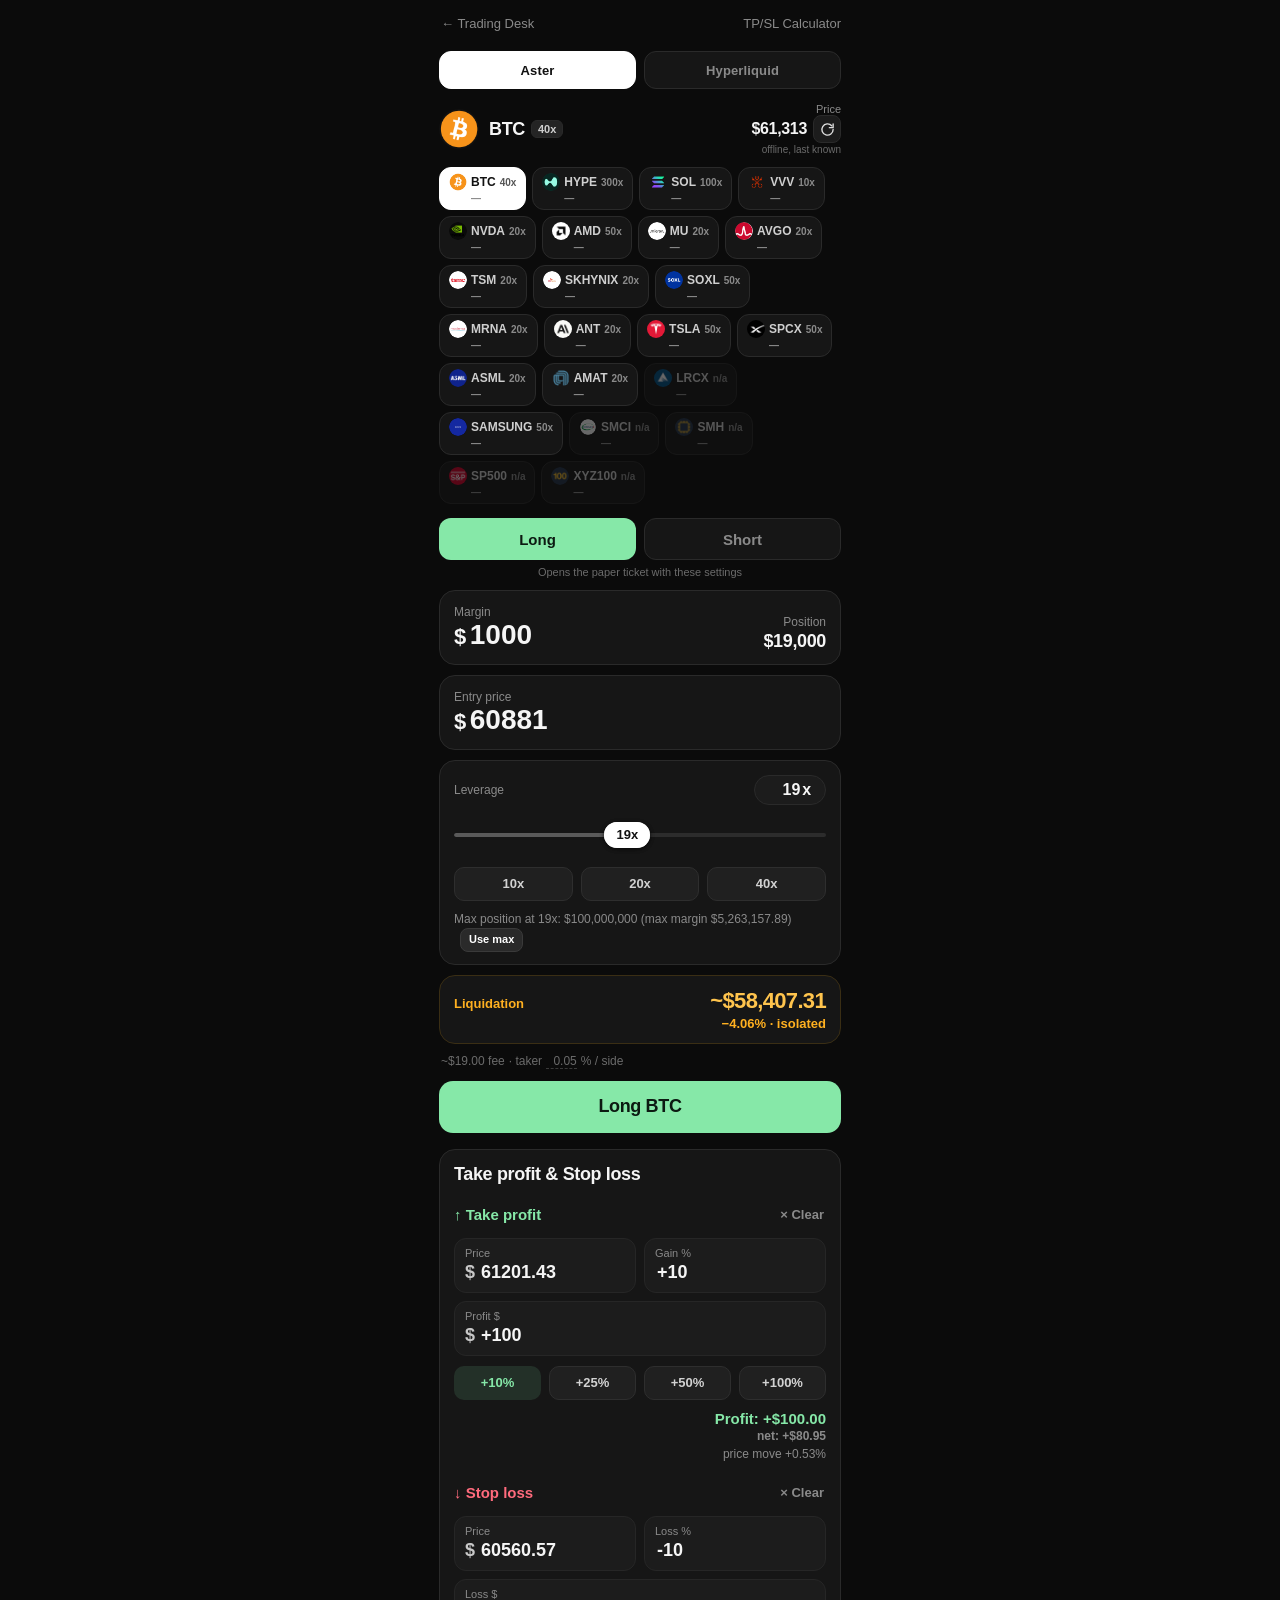
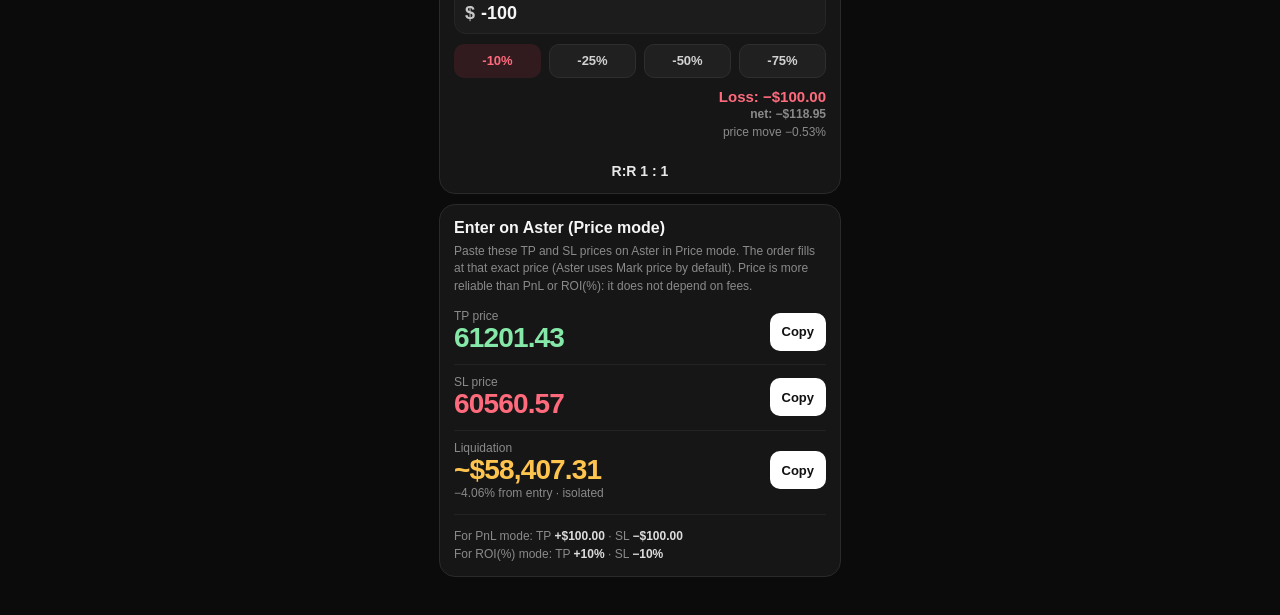
<file: calc/classic.html>
<!doctype html>
<html lang="en">
<head>
  <meta charset="UTF-8" />
  <meta name="viewport" content="width=device-width, initial-scale=1, viewport-fit=cover" />
  <meta name="theme-color" content="#0b0b0b" />
  <title>TP/SL Calculator</title>
  <link rel="icon" href="data:image/svg+xml,%3Csvg xmlns='http://www.w3.org/2000/svg' viewBox='0 0 32 32'%3E%3Cpolygon points='16,2 30,16 16,30 2,16' fill='%2386e8a8'/%3E%3Ccircle cx='16' cy='16' r='5' fill='%2305070d'/%3E%3C/svg%3E">
  <style>

    :root {
      color-scheme: dark;
      --bg: #0b0b0b;
      --card: #161616;
      --card-2: #1c1c1c;
      --line: #2a2a2a;
      --text: #f5f5f5;
      --muted: #8a8a8a;
      --muted-2: #6b6b6b;
      --green: #86e8a8;
      --green-text: #86e8a8;
      --green-dim: rgba(134, 232, 168, .12);
      --red: #f6465d;
      --red-text: #ff6b7d;
      --red-dim: rgba(246, 70, 93, .12);
      --btn-text: #0c1a12;
      --r: 16px;
      --safe-t: env(safe-area-inset-top);
      --safe-b: env(safe-area-inset-bottom);
    }
    * { box-sizing: border-box; }
    * {
      scrollbar-width: thin;
      scrollbar-color: rgba(255,255,255,0.12) transparent;
    }
    *::-webkit-scrollbar { width: 6px; height: 6px; }
    *::-webkit-scrollbar-track { background: transparent; }
    *::-webkit-scrollbar-thumb {
      background-color: rgba(255,255,255,0.12);
      border-radius: 999px;
    }
    *::-webkit-scrollbar-thumb:hover { background-color: rgba(255,255,255,0.22); }
    *::-webkit-scrollbar-button { display: none; width: 0; height: 0; }
    *::-webkit-scrollbar-corner { background: transparent; }
    html, body { margin: 0; padding: 0; background: var(--bg); color: var(--text); }
    body {
      font-family: -apple-system, BlinkMacSystemFont, "Segoe UI", Inter, Roboto, Helvetica, Arial, sans-serif;
      -webkit-font-smoothing: antialiased;
      min-height: 100dvh;
    }
    button, input { font: inherit; color: inherit; }
    button { cursor: pointer; border: 0; background: none; }
    input {
      background: transparent;
      border: 0;
      outline: none;
      width: 100%;
      min-width: 0;
      font-variant-numeric: tabular-nums;
    }
    /* iOS zoom guard */
    input[type="text"], input[type="number"], input[type="search"] { font-size: 16px; }
    input::-webkit-outer-spin-button,
    input::-webkit-inner-spin-button { -webkit-appearance: none; margin: 0; }
    input[type="number"] { -moz-appearance: textfield; appearance: textfield; }

    .page {
      width: 100%;
      max-width: 430px;
      margin: 0 auto;
      padding: calc(10px + var(--safe-t)) 14px calc(28px + var(--safe-b));
    }

    .topbar {
      display: flex;
      align-items: center;
      justify-content: space-between;
      margin-bottom: 14px;
    }
    .back {
      color: var(--muted);
      text-decoration: none;
      font-size: 13px;
      padding: 6px 2px;
    }
    .back:hover { color: var(--text); }
    .top-title { font-size: 13px; color: var(--muted); }

    .head {
      display: flex;
      align-items: center;
      gap: 10px;
      margin-bottom: 14px;
    }
    .coin-icon {
      width: 40px;
      height: 40px;
      border-radius: 50%;
      display: grid;
      place-items: center;
      background: linear-gradient(180deg, #f5a623, #c47a00);
      color: #fff;
      font-weight: 800;
      font-size: 18px;
      flex-shrink: 0;
    }
    .coin-icon.alt { background: linear-gradient(180deg, #5b8def, #2f5fd0); font-size: 13px; }
    .pair-name { display: flex; align-items: center; gap: 6px; min-width: 0; }
    .coin-name {
      font-weight: 700;
      font-size: 18px;
      letter-spacing: -0.02em;
    }
    .badge {
      font-size: 11px;
      font-weight: 700;
      color: #cfcfcf;
      background: #242424;
      border: 1px solid var(--line);
      border-radius: 6px;
      padding: 2px 6px;
      white-space: nowrap;
    }
    .head-price { margin-left: auto; text-align: right; }
    .head-price .lbl { display: block; font-size: 11px; color: var(--muted); }
    .head-price-row { display: flex; align-items: center; justify-content: flex-end; gap: 6px; }
    .head-price .val { font-size: 16px; font-weight: 700; letter-spacing: -0.02em; }
    .head-price .note { display: block; font-size: 10px; color: var(--muted-2); margin-top: 1px; }
    .refresh {
      width: 28px;
      height: 28px;
      border-radius: 8px;
      background: #1c1c1c;
      border: 1px solid var(--line);
      color: #ddd;
      display: grid;
      place-items: center;
      flex-shrink: 0;
      padding: 0;
    }
    .refresh:hover { background: #262626; color: #fff; }
    .refresh svg { width: 15px; height: 15px; display: block; }
    .refresh.spin svg { animation: spin .7s linear infinite; }
    @keyframes spin { to { transform: rotate(360deg); } }

    .coin-bar {
      display: flex;
      flex-wrap: wrap;
      gap: 6px;
      margin: -2px 0 14px;
    }
    .coin-bar button {
      height: auto;
      min-height: 32px;
      padding: 5px 9px 4px;
      border-radius: 12px;
      background: var(--card);
      border: 1px solid var(--line);
      color: #cfcfcf;
      font-size: 12px;
      font-weight: 700;
      display: inline-flex;
      flex-direction: column;
      align-items: flex-start;
      gap: 2px;
    }
    .coin-bar button .row1 {
      display: inline-flex;
      align-items: center;
      gap: 4px;
    }
    .coin-bar button .row2 {
      display: inline-flex;
      align-items: baseline;
      gap: 6px;
      padding-left: 22px;
      font-size: 10px;
      font-weight: 700;
      line-height: 1.2;
    }
    .coin-bar button .mx { font-size: 10px; font-weight: 650; color: var(--muted); }
    .coin-bar button .chg.up { color: var(--green-text); }
    .coin-bar button .chg.dn { color: var(--red-text); }
    .coin-bar button .chg.flat { color: var(--muted); }
    .coin-bar button .px { font-size: 10px; font-weight: 650; color: var(--muted-2); }
    .coin-bar button.on { background: #fff; color: #111; border-color: #fff; }
    .coin-bar button.on .mx { color: #555; }
    .coin-bar button.on .chg.up { color: #0f8a45; }
    .coin-bar button.on .chg.dn { color: #d13b4c; }
    .coin-bar button.on .px { color: #666; }
    .sides-hint {
      text-align: center;
      font-size: 11px;
      color: var(--muted-2);
      margin: -6px 0 12px;
    }

    .platforms {
      display: grid;
      grid-template-columns: 1fr 1fr;
      gap: 8px;
      margin-bottom: 14px;
    }
    .platforms button {
      height: 38px;
      border-radius: 12px;
      background: var(--card);
      border: 1px solid var(--line);
      color: var(--muted);
      font-weight: 700;
      font-size: 13px;
      letter-spacing: 0.01em;
    }
    .platforms button.on { background: #fff; color: #111; border-color: #fff; }
    .coin-icon { overflow: hidden; padding: 0; background: #111; }
    .coin-icon img { width: 100%; height: 100%; object-fit: cover; display: block; }
    .coin-bar button img.lg {
      width: 18px; height: 18px; border-radius: 50%; display: block; flex-shrink: 0;
    }
    .coin-bar button.off { opacity: 0.38; cursor: not-allowed; }
    .coin-bar button .na { font-size: 9px; font-weight: 650; color: var(--muted); }

    .sides {
      display: grid;
      grid-template-columns: 1fr 1fr;
      gap: 8px;
      margin-bottom: 12px;
    }
    .sides button {
      height: 42px;
      border-radius: 12px;
      background: var(--card);
      border: 1px solid var(--line);
      color: var(--muted);
      font-weight: 700;
      font-size: 15px;
    }
    .sides button.on-long { background: var(--green); color: var(--btn-text); border-color: transparent; }
    .sides button.on-short { background: var(--red); color: #fff; border-color: transparent; }

    .card {
      background: var(--card);
      border: 1px solid var(--line);
      border-radius: var(--r);
      padding: 14px 14px 12px;
      margin-bottom: 10px;
    }
    .lbl {
      font-size: 12px;
      color: var(--muted);
      font-weight: 500;
    }
    .split {
      display: flex;
      align-items: flex-end;
      justify-content: space-between;
      gap: 12px;
    }
    .money {
      display: flex;
      align-items: baseline;
      gap: 2px;
      font-weight: 800;
      letter-spacing: -0.03em;
    }
    .money .cur { font-size: 22px; color: var(--text); }
    .money input { font-size: 28px; font-weight: 800; line-height: 1.1; }
    .pos { text-align: right; }
    .pos .val { font-size: 18px; font-weight: 800; margin-top: 2px; letter-spacing: -0.02em; }

    .entry .money input { font-size: 28px; }

    .lev-head {
      display: flex;
      align-items: center;
      justify-content: space-between;
      margin-bottom: 8px;
    }
    .lev-edit {
      display: flex;
      align-items: center;
      background: var(--card-2);
      border: 1px solid var(--line);
      border-radius: 999px;
      padding: 4px 10px;
      font-weight: 800;
      min-width: 72px;
    }
    .lev-edit input {
      width: 4.2ch;
      text-align: right;
      font-weight: 800;
      font-size: 16px;
    }

    .slider-wrap {
      position: relative;
      height: 44px;
      margin: 4px 0 2px;
    }
    .slider-wrap input[type="range"] {
      -webkit-appearance: none;
      appearance: none;
      width: 100%;
      height: 44px;
      background: transparent;
      margin: 0;
      position: relative;
      z-index: 2;
    }
    .slider-track {
      position: absolute;
      left: 0; right: 0;
      top: 50%;
      height: 4px;
      border-radius: 99px;
      background: #2c2c2c;
      transform: translateY(-50%);
      z-index: 0;
      pointer-events: none;
      overflow: hidden;
    }
    .slider-fill {
      height: 100%;
      width: 0;
      background: #5a5a5a;
      border-radius: 99px;
    }
    input[type="range"]::-webkit-slider-thumb {
      -webkit-appearance: none;
      appearance: none;
      width: 46px;
      height: 26px;
      border-radius: 999px;
      background: #fff;
      box-shadow: 0 1px 4px rgba(0,0,0,.4);
      cursor: pointer;
      border: 0;
    }
    input[type="range"]::-moz-range-thumb {
      width: 46px;
      height: 26px;
      border-radius: 999px;
      background: #fff;
      border: 0;
      box-shadow: 0 1px 4px rgba(0,0,0,.4);
      cursor: pointer;
    }
    input[type="range"]::-moz-range-track { background: transparent; height: 4px; border: 0; }
    .lev-bubble {
      position: absolute;
      top: 50%;
      transform: translate(-50%, -50%);
      height: 26px;
      min-width: 46px;
      padding: 0 8px;
      border-radius: 999px;
      background: #fff;
      color: #111;
      font-weight: 800;
      font-size: 13px;
      display: flex;
      align-items: center;
      justify-content: center;
      pointer-events: none;
      z-index: 3;
      box-shadow: 0 1px 4px rgba(0,0,0,.4);
    }

    .chips { display: flex; gap: 8px; margin-top: 10px; }
    .chips button {
      flex: 1;
      height: 34px;
      border-radius: 10px;
      background: #202020;
      border: 1px solid #2e2e2e;
      color: #d2d2d2;
      font-size: 13px;
      font-weight: 650;
    }
    .chips button.on { background: #2a2a2a; color: #fff; border-color: #3a3a3a; }
    .chips.green button.on { background: var(--green-dim); color: var(--green-text); border-color: transparent; }
    .chips.red button.on { background: var(--red-dim); color: var(--red-text); border-color: transparent; }

    .liq-card {
      background: var(--card);
      border: 1px solid #3a2e14;
      border-radius: var(--r);
      padding: 12px 14px;
      margin: 0 0 10px;
      display: flex;
      align-items: baseline;
      justify-content: space-between;
      gap: 10px;
    }
    .liq-card .liq-k {
      font-size: 13px;
      font-weight: 700;
      color: #ffb020;
      flex-shrink: 0;
    }
    .liq-vals {
      text-align: right;
      min-width: 0;
    }
    .liq-v {
      font-size: 22px;
      font-weight: 800;
      color: #ffc44d;
      letter-spacing: -0.03em;
      font-variant-numeric: tabular-nums;
    }
    .liq-p {
      display: block;
      font-size: 13px;
      font-weight: 700;
      color: #ffb020;
      margin-top: 2px;
    }
    .fee-edit {
      padding: 0 2px 12px;
      display: flex;
      align-items: center;
      gap: 4px;
      color: var(--muted-2);
      font-size: 12px;
      flex-wrap: wrap;
    }
    .fee-edit input {
      width: 4.6ch;
      text-align: right;
      border-bottom: 1px dashed #3a3a3a;
      font-size: 12px;
      padding: 0;
    }

    #marginCard.over .money input,
    #marginCard.flash-max .money input { color: var(--red); }
    #marginCard.over,
    #marginCard.flash-max { border-color: var(--red); }
    #marginCard.flash-max { animation: flashMax .85s ease; }
    @keyframes flashMax {
      0%, 100% { box-shadow: 0 0 0 0 rgba(246, 70, 93, 0); }
      35% { box-shadow: 0 0 0 2px rgba(246, 70, 93, .75); }
    }
    .max-note {
      display: none;
      margin-top: 8px;
      font-size: 12px;
      font-weight: 700;
      color: var(--red-text);
    }
    .max-note.show { display: block; }
    .max-line {
      margin-top: 10px;
      font-size: 12px;
      color: var(--muted);
      line-height: 1.45;
      font-weight: 500;
    }
    .max-line.warn { color: var(--red-text); font-weight: 700; }
    .max-line .mm { color: inherit; }
    .max-line .use-max {
      margin-left: 6px;
      font-size: 11px;
      font-weight: 700;
      color: #fff;
      background: #2a2a2a;
      border: 1px solid #3a3a3a;
      border-radius: 8px;
      padding: 2px 8px;
      height: 24px;
      vertical-align: middle;
    }
    .max-line .use-max:hover { background: #333; }

    .cta {
      width: 100%;
      height: 52px;
      border-radius: 14px;
      font-size: 18px;
      font-weight: 800;
      margin: 0 0 16px;
      letter-spacing: -0.02em;
      display: flex;
      align-items: center;
      justify-content: center;
    }
    .cta.long { background: var(--green); color: var(--btn-text); }
    .cta.short { background: var(--red); color: #fff; }

    .sheet h2 {
      margin: 0 0 16px;
      font-size: 18px;
      font-weight: 800;
      letter-spacing: -0.02em;
    }
    .block { margin-bottom: 18px; }
    .block-head {
      display: flex;
      align-items: center;
      justify-content: space-between;
      margin-bottom: 10px;
    }
    .block-head .ttl { font-weight: 700; font-size: 15px; }
    .block.tp .ttl { color: var(--green-text); }
    .block.sl .ttl { color: var(--red-text); }
    .clear {
      color: var(--muted);
      font-size: 13px;
      font-weight: 650;
      padding: 6px 2px;
    }
    .clear:hover { color: var(--text); }

    .fields {
      display: grid;
      grid-template-columns: 1fr 1fr;
      gap: 8px;
    }
    .field {
      background: var(--card-2);
      border: 1px solid #262626;
      border-radius: 12px;
      padding: 8px 10px 8px;
    }
    .field.full { grid-column: 1 / -1; }
    .field .lbl { font-size: 11px; margin-bottom: 2px; }
    .field .row {
      display: flex;
      align-items: baseline;
      gap: 4px;
      font-weight: 700;
      font-size: 18px;
    }
    .field input { font-weight: 700; font-size: 18px; }
    .field .pfx { color: #c8c8c8; }

    .pnl-line {
      margin-top: 10px;
      text-align: right;
      font-weight: 700;
      font-size: 15px;
    }
    .pnl-line.tp { color: var(--green-text); }
    .pnl-line.sl { color: var(--red-text); }
    .pnl-line .net {
      display: block;
      font-size: 12px;
      font-weight: 600;
      color: var(--muted);
      margin-top: 2px;
    }
    .move-line {
      margin-top: 4px;
      text-align: right;
      font-size: 12px;
      color: var(--muted);
    }
    .warn {
      margin-top: 6px;
      font-size: 12px;
      color: #ffb020;
    }
    .warn.danger {
      color: #ff5c7a;
      font-weight: 700;
      font-size: 13px;
    }
    .rr {
      text-align: center;
      font-size: 14px;
      font-weight: 700;
      color: #e8e8e8;
      padding: 6px 0 2px;
    }
    .rr span { color: var(--muted); font-weight: 500; }

    .paste h2 { margin: 0 0 6px; font-size: 16px; }
    .hint {
      margin: 0 0 14px;
      font-size: 12px;
      color: var(--muted);
      line-height: 1.45;
    }
    .paste-row {
      display: flex;
      align-items: center;
      justify-content: space-between;
      gap: 10px;
      padding: 10px 0;
      border-top: 1px solid #232323;
    }
    .paste-row:first-of-type { border-top: 0; padding-top: 0; }
    .paste-row .k { font-size: 12px; color: var(--muted); }
    .paste-row .v {
      font-size: 28px;
      font-weight: 800;
      letter-spacing: -0.03em;
      line-height: 1.1;
      font-variant-numeric: tabular-nums;
    }
    .paste-row .v.tp { color: var(--green-text); }
    .paste-row .v.sl { color: var(--red-text); }
    .paste-row .v.liq { color: #ffc44d; }
    .liq-alert {
      display: none;
      margin-top: 10px;
      padding: 10px 12px;
      border-radius: 10px;
      background: rgba(246, 70, 93, .14);
      color: #ff5c7a;
      font-size: 13px;
      font-weight: 700;
    }
    .liq-alert.show { display: block; }
    .copy-btn {
      flex-shrink: 0;
      height: 38px;
      padding: 0 12px;
      border-radius: 10px;
      background: #fff;
      color: #111;
      font-weight: 700;
      font-size: 13px;
    }
    .copy-btn.done { background: var(--green); color: var(--btn-text); }
    .alts {
      margin-top: 4px;
      padding-top: 12px;
      border-top: 1px solid #232323;
      font-size: 12px;
      color: var(--muted);
      line-height: 1.55;
    }
    .alts b { color: #ddd; font-weight: 650; }

    .toast {
      position: fixed;
      left: 50%;
      bottom: calc(18px + var(--safe-b));
      transform: translateX(-50%) translateY(16px);
      background: #fff;
      color: #111;
      font-weight: 700;
      font-size: 13px;
      padding: 10px 14px;
      border-radius: 12px;
      opacity: 0;
      pointer-events: none;
      transition: .2s ease;
      z-index: 20;
    }
    .toast.show { opacity: 1; transform: translateX(-50%) translateY(0); }
  
html.embedded, html.embedded body { background: #0b0b0b; }
html.embedded .page { padding-top: 12px; padding-bottom: 16px; max-width: none; }
html.embedded .topbar .back { display: none; }
html.embedded .topbar { justify-content: center; }

  </style>
</head>
<body>
<div class="page">
    <div class="topbar">
      <a class="back" href="../">← Trading Desk</a>
      <div class="top-title">TP/SL Calculator</div>
    </div>

    <div class="platforms" role="tablist" aria-label="Platform">
      <button type="button" id="btnAster" class="on">Aster</button>
      <button type="button" id="btnHl">Hyperliquid</button>
    </div>

    <div class="head">
      <div class="coin-icon" id="coinIcon"><img id="coinLogo" alt="BTC" src="logos/BTC.png" width="40" height="40"></div>
      <div>
        <div class="pair-name">
          <span class="coin-name" id="coinName">BTC</span>
          <span class="badge" id="maxLevBadge">40x</span>
        </div>
      </div>
      <div class="head-price">
        <span class="lbl" id="headPriceLbl">Price</span>
        <div class="head-price-row">
          <span class="val" id="headPrice">—</span>
          <button type="button" class="refresh" id="refreshPrice" title="Refresh price" aria-label="Refresh price">
            <svg viewBox="0 0 24 24" fill="none" stroke="currentColor" stroke-width="2.2" stroke-linecap="round" stroke-linejoin="round" aria-hidden="true">
              <path d="M21 12a9 9 0 1 1-2.3-6"/>
              <path d="M21 3v6h-6"/>
            </svg>
          </button>
        </div>
        <span class="note" id="priceNote"></span>
      </div>
    </div>
    <div class="coin-bar" id="coinBar"></div>

    <div class="sides">
      <button type="button" id="btnLong">Long</button>
      <button type="button" id="btnShort">Short</button>
    </div>
    <div class="sides-hint">Opens the paper ticket with these settings</div>

    <section class="card" id="marginCard">
      <div class="split">
        <div>
          <div class="lbl">Margin</div>
          <div class="money"><span class="cur">$</span><input id="margin" inputmode="decimal" enterkeyhint="done" aria-label="Margin" /></div>
        </div>
        <div class="pos">
          <div class="lbl">Position</div>
          <div class="val" id="position">—</div>
        </div>
      </div>
      <div class="max-note" id="marginMaxNote"></div>
    </section>

    <section class="card entry">
      <div class="lbl">Entry price</div>
      <div class="money"><span class="cur">$</span><input id="entry" inputmode="decimal" enterkeyhint="done" aria-label="Entry price" /></div>
    </section>

    <section class="card">
      <div class="lev-head">
        <div class="lbl">Leverage</div>
        <div class="lev-edit">
          <input id="levNum" inputmode="numeric" enterkeyhint="done" aria-label="Leverage" />
          <span>x</span>
        </div>
      </div>
      <div class="slider-wrap">
        <div class="slider-track"><div class="slider-fill" id="levFill"></div></div>
        <input type="range" id="levRange" min="1" max="300" step="1" aria-label="Leverage" />
        <div class="lev-bubble" id="levBubble">19x</div>
      </div>
      <div class="chips" id="levChips"></div>
      <div class="max-line" id="maxLine"></div>
    </section>

    <div class="liq-card" id="liqTopCard">
      <div class="liq-k">Liquidation</div>
      <div class="liq-vals">
        <span class="liq-v" id="liq">—</span>
        <span class="liq-p" id="liqPct"></span>
      </div>
    </div>
    <div class="fee-edit">
      <span>~$<span id="feeEst">—</span> fee</span>
      <span>· taker</span>
      <input id="feePct" inputmode="decimal" aria-label="Taker fee, % per side" />
      <span>% / side</span>
    </div>

    <div class="cta long" id="cta">Long BTC</div>

    <section class="card sheet">
      <h2>Take profit & Stop loss</h2>

      <div class="block tp">
        <div class="block-head">
          <div class="ttl">↑ Take profit</div>
          <button type="button" class="clear" id="clearTp">× Clear</button>
        </div>
        <div class="fields">
          <label class="field">
            <div class="lbl">Price</div>
            <div class="row"><span class="pfx">$</span><input id="tpPrice" inputmode="decimal" aria-label="TP price" /></div>
          </label>
          <label class="field">
            <div class="lbl">Gain %</div>
            <div class="row"><input id="tpPct" inputmode="decimal" aria-label="TP ROI %" /></div>
          </label>
          <label class="field full">
            <div class="lbl">Profit $</div>
            <div class="row"><span class="pfx">$</span><input id="tpUsd" inputmode="decimal" aria-label="TP profit $" /></div>
          </label>
        </div>
        <div class="chips green" id="tpChips"></div>
        <div class="pnl-line tp" id="tpLine"></div>
        <div class="move-line" id="tpMove"></div>
        <div class="warn" id="tpWarn" hidden></div>
      </div>

      <div class="block sl">
        <div class="block-head">
          <div class="ttl">↓ Stop loss</div>
          <button type="button" class="clear" id="clearSl">× Clear</button>
        </div>
        <div class="fields">
          <label class="field">
            <div class="lbl">Price</div>
            <div class="row"><span class="pfx">$</span><input id="slPrice" inputmode="decimal" aria-label="SL price" /></div>
          </label>
          <label class="field">
            <div class="lbl">Loss %</div>
            <div class="row"><input id="slPct" inputmode="decimal" aria-label="SL ROI %" /></div>
          </label>
          <label class="field full">
            <div class="lbl">Loss $</div>
            <div class="row"><span class="pfx">$</span><input id="slUsd" inputmode="decimal" aria-label="SL loss $" /></div>
          </label>
        </div>
        <div class="chips red" id="slChips"></div>
        <div class="pnl-line sl" id="slLine"></div>
        <div class="move-line" id="slMove"></div>
        <div class="warn" id="slWarn" hidden></div>
      </div>

      <div class="rr" id="rr"></div>
    </section>

    <section class="card paste">
      <h2 id="pasteTitle">Enter on Aster (Price mode)</h2>
      <p class="hint" id="pasteHint">Paste these TP and SL prices on Aster in Price mode. The order fills at that exact price (Aster uses Mark price by default). Price is more reliable than PnL or ROI(%): it does not depend on fees.</p>
      <div class="paste-row">
        <div>
          <div class="k">TP price</div>
          <div class="v tp" id="outTp">—</div>
        </div>
        <button type="button" class="copy-btn" id="copyTp">Copy</button>
      </div>
      <div class="paste-row">
        <div>
          <div class="k">SL price</div>
          <div class="v sl" id="outSl">—</div>
        </div>
        <button type="button" class="copy-btn" id="copySl">Copy</button>
      </div>
      <div class="paste-row">
        <div>
          <div class="k">Liquidation</div>
          <div class="v liq" id="outLiq">—</div>
          <div class="k" id="outLiqPct"></div>
        </div>
        <button type="button" class="copy-btn" id="copyLiq">Copy</button>
      </div>
      <div class="liq-alert" id="liqAlert">Liquidation hits before the stop</div>
      <div class="alts" id="alts"></div>
    </section>
  </div>
  <div class="toast" id="toast">Copied</div>
<script>

  (function () {
    if (window.parent && window.parent !== window) {
      document.documentElement.classList.add('embedded');
    }
    const KEY = 'tpsl-calc';
    // Isolated MMR calibrated to Aster screenshot:
    // BTC long, entry 60881, 19x, margin $1000 → est. liq $58,407 (−4.06%).
    // leverageBracket is not public (401). 1.2% reproduces that number
    // (60881 * (1 - 1/19 + 0.012) ≈ 58407.31). For coins whose max leverage
    // is so high that 1.2% would exceed initial margin, cap MMR so liq stays
    // on the correct side of entry.
    // Hyperliquid isolated MMR = 1 / (2 * maxLeverage).
    const BASE_MMR = 0.012;
    const TP_CHIPS = [10, 25, 50, 100];
    const SL_CHIPS = [-10, -25, -50, -75];
    const LEV_CHIPS = [10, 20, 50, 100];
    const ASTER_API = 'https://fapi.asterdex.com/fapi/v1';
    const HL_INFO = 'https://api.hyperliquid.xyz/info';
    const FEE_DEFAULTS = { aster: 0.05, hyperliquid: 0.045 };

    const COINS = [
      { id: 'BTC', name: 'BTC', color: '#f5a623', aster: { symbol: 'BTCUSDT', max: 40, fallback: 61313 }, hl: { coin: 'BTC', max: 40, fallback: 61313 } },
      { id: 'HYPE', name: 'HYPE', color: '#00c2a8', aster: { symbol: 'HYPEUSDT', max: 300, fallback: 64.01 }, hl: { coin: 'HYPE', max: 10, fallback: 64.01 } },
      { id: 'SOL', name: 'SOL', color: '#9945ff', aster: { symbol: 'SOLUSDT', max: 100, fallback: 72.20 }, hl: { coin: 'SOL', max: 20, fallback: 72.20 } },
      { id: 'VVV', name: 'VVV', color: '#e0b84a', aster: { symbol: 'VVVUSDT', max: 10, fallback: 26.06 }, hl: { coin: 'VVV', max: 3, fallback: 26.06 } },
      { id: 'NVDA', name: 'NVDA', color: '#76b900', aster: { symbol: 'NVDAUSDT', max: 20, fallback: 136.53 }, hl: { coin: 'xyz:NVDA', max: 10, fallback: 136.53, dex: 'xyz' } },
      { id: 'AMD', name: 'AMD', color: '#ed1c24', aster: { symbol: 'AMDUSDT', max: 50, fallback: 446.31 }, hl: { coin: 'xyz:AMD', max: 10, fallback: 446.31, dex: 'xyz' } },
      { id: 'MU', name: 'MU', color: '#3db8ff', aster: { symbol: 'MUUSD1', max: 20, fallback: 633.52 }, hl: { coin: 'xyz:MU', max: 10, fallback: 633.52, dex: 'xyz' } },
      { id: 'AVGO', name: 'AVGO', color: '#cc092f', aster: { symbol: 'AVGOUSDT', max: 20, fallback: 321.54 }, hl: { coin: 'xyz:AVGO', max: 10, fallback: 321.54, dex: 'xyz' } },
      { id: 'TSM', name: 'TSM', color: '#5b8def', aster: { symbol: 'TSMUSDT', max: 20, fallback: 342.13 }, hl: { coin: 'xyz:TSM', max: 10, fallback: 342.13, dex: 'xyz' } },
      { id: 'SKHYNIX', name: 'SKHYNIX', color: '#ff7a18', aster: { symbol: 'SKHYNIXUSD1', max: 20, fallback: 815.85 }, hl: { coin: 'xyz:SKHX', max: 10, fallback: 815.85, dex: 'xyz' } },
      { id: 'SOXL', name: 'SOXL', color: '#ff6b4a', aster: { symbol: 'SOXLUSDT', max: 50, fallback: 36.39 }, hl: { coin: 'xyz:SOXL', max: 10, fallback: 36.39, dex: 'xyz' } },
      { id: 'MRNA', name: 'MRNA', color: '#7c5cff', aster: { symbol: 'MRNAUSDT', max: 20, fallback: 200.77 }, hl: { coin: 'xyz:MRNA', max: 10, fallback: 200.77, dex: 'xyz' } },
      { id: 'ANT', name: 'ANT', color: '#4c8dff', aster: { symbol: 'ANTUSDT', max: 20, fallback: 89.32 }, hl: { coin: 'xyz:ANT', max: 10, fallback: 89.19, dex: 'xyz' } },
      { id: 'TSLA', name: 'TSLA', color: '#e31937', aster: { symbol: 'TSLAUSDT', max: 50, fallback: 363.38 }, hl: { coin: 'xyz:TSLA', max: 20, fallback: 362.82, dex: 'xyz' } },
      { id: 'SPCX', name: 'SPCX', color: '#ffffff', aster: { symbol: 'SPCXUSDT', max: 50, fallback: 131.98 }, hl: { coin: 'xyz:SPCX', max: 20, fallback: 131.83, dex: 'xyz' } },
      { id: 'ASML', name: 'ASML', color: '#0a2e8a', aster: { symbol: 'ASMLUSDT', max: 20, fallback: 1347.37 }, hl: { coin: 'xyz:ASML', max: 10, fallback: 1345.7, dex: 'xyz' } },
      { id: 'AMAT', name: 'AMAT', color: '#3b82c4', aster: { symbol: 'AMATUSDT', max: 20, fallback: 322.86 }, hl: { coin: 'xyz:AMAT', max: 10, fallback: 322.17, dex: 'xyz' } },
      { id: 'LRCX', name: 'LRCX', color: '#0b4f8a', hl: { coin: 'xyz:LRCX', max: 10, fallback: 196.59, dex: 'xyz' } },
      { id: 'SAMSUNG', name: 'SAMSUNG', color: '#1428a0', aster: { symbol: 'SAMSUNGUSDT', max: 50, fallback: 133.06 }, hl: { coin: 'xyz:SMSN', max: 10, fallback: 133.04, dex: 'xyz' } },
      { id: 'SMCI', name: 'SMCI', color: '#0a3d2c', hl: { coin: 'xyz:SMCI', max: 10, fallback: 24.37, dex: 'xyz' } },
      { id: 'SMH', name: 'SMH', color: '#c9a227', hl: { coin: 'xyz:SMH', max: 20, fallback: 424.66, dex: 'xyz' } },
      { id: 'SP500', name: 'SP500', color: '#c8102e', hl: { coin: 'xyz:SP500', max: 50, fallback: 7101.8, dex: 'xyz' } },
      { id: 'XYZ100', name: 'XYZ100', color: '#e0b84a', hl: { coin: 'xyz:XYZ100', max: 30, fallback: 25945, dex: 'xyz' } }
    ];

    const COIN_BY_ID = Object.fromEntries(COINS.map((c) => [c.id, c]));

    const ASTER_BRACKET_URL = 'https://www.asterdex.com/bapi/futures/v1/friendly/future/common/brackets';
    const ASTER_BRACKETS_FALLBACK = {
      BTC: [{min:151,max:200,cap:400},{min:101,max:150,cap:300000},{min:76,max:100,cap:800000},{min:51,max:75,cap:3000000},{min:26,max:50,cap:12000000},{min:21,max:25,cap:70000000},{min:11,max:20,cap:100000000},{min:6,max:10,cap:230000000},{min:5,max:5,cap:480000000},{min:4,max:4,cap:600000000},{min:3,max:3,cap:800000000},{min:2,max:2,cap:1200000000},{min:1,max:1,cap:1800000000}],
      HYPE: [{min:151,max:300,cap:1000},{min:101,max:150,cap:2000},{min:76,max:100,cap:3000},{min:51,max:75,cap:200000},{min:21,max:50,cap:1000000},{min:11,max:20,cap:5000000},{min:6,max:10,cap:20000000},{min:5,max:5,cap:30000000},{min:4,max:4,cap:40000000},{min:3,max:3,cap:50000000},{min:2,max:2,cap:100000000},{min:1,max:1,cap:1000000000}],
      MRNA: [{min:11,max:20,cap:1000000},{min:6,max:10,cap:2000000},{min:5,max:5,cap:5000000},{min:4,max:4,cap:10000000},{min:3,max:3,cap:20000000},{min:2,max:2,cap:40000000},{min:1,max:1,cap:1000000000}],
      ANT: [{min:11,max:20,cap:1000000},{min:6,max:10,cap:2000000},{min:5,max:5,cap:5000000},{min:4,max:4,cap:10000000},{min:3,max:3,cap:20000000},{min:2,max:2,cap:40000000},{min:1,max:1,cap:1000000000}],
      VVV: [{min:6,max:10,cap:500000},{min:5,max:5,cap:1000000},{min:4,max:4,cap:2500000},{min:3,max:3,cap:5000000},{min:2,max:2,cap:10000000},{min:1,max:1,cap:1000000000}],
      SOXL: [{min:21,max:50,cap:1000000},{min:11,max:20,cap:5000000},{min:6,max:10,cap:10000000},{min:5,max:5,cap:20000000},{min:4,max:4,cap:30000000},{min:3,max:3,cap:40000000},{min:2,max:2,cap:100000000},{min:1,max:1,cap:1000000000}],
      MU: [{min:11,max:20,cap:1000000},{min:6,max:10,cap:2000000},{min:5,max:5,cap:5000000},{min:4,max:4,cap:10000000},{min:3,max:3,cap:20000000},{min:2,max:2,cap:40000000},{min:1,max:1,cap:1000000000}],
      AMD: [{min:21,max:50,cap:1000000},{min:11,max:20,cap:5000000},{min:6,max:10,cap:10000000},{min:5,max:5,cap:20000000},{min:4,max:4,cap:30000000},{min:3,max:3,cap:40000000},{min:2,max:2,cap:100000000},{min:1,max:1,cap:1000000000}],
      AVGO: [{min:11,max:20,cap:1000000},{min:6,max:10,cap:2000000},{min:5,max:5,cap:5000000},{min:4,max:4,cap:10000000},{min:3,max:3,cap:20000000},{min:2,max:2,cap:40000000},{min:1,max:1,cap:1000000000}],
      TSM: [{min:11,max:20,cap:1000000},{min:6,max:10,cap:2000000},{min:5,max:5,cap:5000000},{min:4,max:4,cap:10000000},{min:3,max:3,cap:20000000},{min:2,max:2,cap:40000000},{min:1,max:1,cap:1000000000}],
      SKHYNIX: [{min:11,max:20,cap:1000000},{min:6,max:10,cap:2000000},{min:5,max:5,cap:5000000},{min:4,max:4,cap:10000000},{min:3,max:3,cap:20000000},{min:2,max:2,cap:40000000},{min:1,max:1,cap:1000000000}],
      SOL: [{min:76,max:100,cap:50000},{min:51,max:75,cap:400000},{min:26,max:50,cap:1000000},{min:21,max:25,cap:4000000},{min:16,max:20,cap:8000000},{min:11,max:15,cap:20000000},{min:9,max:10,cap:40000000},{min:7,max:8,cap:50000000},{min:6,max:6,cap:60000000},{min:5,max:5,cap:80000000},{min:4,max:4,cap:100000000},{min:3,max:3,cap:150000000},{min:2,max:2,cap:200000000},{min:1,max:1,cap:400000000}],
      NVDA: [{min:11,max:20,cap:1000000},{min:6,max:10,cap:2000000},{min:5,max:5,cap:5000000},{min:4,max:4,cap:10000000},{min:3,max:3,cap:20000000},{min:2,max:2,cap:40000000},{min:1,max:1,cap:1000000000}],
      TSLA: [{min:21,max:50,cap:1000000},{min:11,max:20,cap:5000000},{min:6,max:10,cap:10000000},{min:5,max:5,cap:20000000},{min:4,max:4,cap:30000000},{min:3,max:3,cap:40000000},{min:2,max:2,cap:100000000},{min:1,max:1,cap:1000000000}],
      SPCX: [{min:21,max:50,cap:1000000},{min:11,max:20,cap:5000000},{min:6,max:10,cap:10000000},{min:5,max:5,cap:20000000},{min:4,max:4,cap:30000000},{min:3,max:3,cap:40000000},{min:2,max:2,cap:100000000},{min:1,max:1,cap:1000000000}],
      ASML: [{min:11,max:20,cap:1000000},{min:6,max:10,cap:2000000},{min:5,max:5,cap:5000000},{min:4,max:4,cap:10000000},{min:3,max:3,cap:20000000},{min:2,max:2,cap:40000000},{min:1,max:1,cap:1000000000}],
      AMAT: [{min:11,max:20,cap:1000000},{min:6,max:10,cap:2000000},{min:5,max:5,cap:5000000},{min:4,max:4,cap:10000000},{min:3,max:3,cap:20000000},{min:2,max:2,cap:40000000},{min:1,max:1,cap:1000000000}],
      SAMSUNG: [{min:21,max:50,cap:1000000},{min:11,max:20,cap:5000000},{min:6,max:10,cap:10000000},{min:5,max:5,cap:20000000},{min:4,max:4,cap:30000000},{min:3,max:3,cap:40000000},{min:2,max:2,cap:100000000},{min:1,max:1,cap:1000000000}]
    };
    const HL_TIERS_FALLBACK = {
      BTC: [{lower:0,maxLev:40},{lower:150000000,maxLev:20}],
      HYPE: [{lower:0,maxLev:10},{lower:20000000,maxLev:5}],
      SOL: [{lower:0,maxLev:20},{lower:70000000,maxLev:10}],
      VVV: [{lower:0,maxLev:3}],
      MRNA: [{lower:0,maxLev:10}],
      ANT: [{lower:0,maxLev:10}],
      SOXL: [{lower:0,maxLev:10}],
      MU: [{lower:0,maxLev:10}],
      AMD: [{lower:0,maxLev:10}],
      AVGO: [{lower:0,maxLev:10}],
      TSM: [{lower:0,maxLev:10}],
      SKHYNIX: [{lower:0,maxLev:10}],
      NVDA: [{lower:0,maxLev:10}],
      TSLA: [{lower:0,maxLev:20}], SPCX: [{lower:0,maxLev:20}], ASML: [{lower:0,maxLev:10}],
      AMAT: [{lower:0,maxLev:10}], LRCX: [{lower:0,maxLev:10}], SAMSUNG: [{lower:0,maxLev:10}],
      SMCI: [{lower:0,maxLev:10}], SMH: [{lower:0,maxLev:20}], SP500: [{lower:0,maxLev:50}],
      XYZ100: [{lower:0,maxLev:30}]
    };
    let asterBrackets = JSON.parse(JSON.stringify(ASTER_BRACKETS_FALLBACK));
    let hlTiers = JSON.parse(JSON.stringify(HL_TIERS_FALLBACK));
    let asterBracketsLive = false;
    let marginFlashTimer = 0;
    let marginFlashText = '';
    let dayChange = {};
    let dayTimer = 0;

    const $ = (id) => document.getElementById(id);
    const els = {
      coinName: $('coinName'), coinIcon: $('coinIcon'), coinLogo: $('coinLogo'), maxLevBadge: $('maxLevBadge'),
      headPrice: $('headPrice'), headPriceLbl: $('headPriceLbl'), priceNote: $('priceNote'),
      refreshPrice: $('refreshPrice'), coinBar: $('coinBar'),
      btnAster: $('btnAster'), btnHl: $('btnHl'),
      pasteTitle: $('pasteTitle'), pasteHint: $('pasteHint'),
      btnLong: $('btnLong'), btnShort: $('btnShort'),
      margin: $('margin'), marginCard: $('marginCard'), marginMaxNote: $('marginMaxNote'), position: $('position'), entry: $('entry'),
      levNum: $('levNum'), levRange: $('levRange'), levBubble: $('levBubble'), levFill: $('levFill'),
      levChips: $('levChips'), maxLine: $('maxLine'), liq: $('liq'), liqPct: $('liqPct'),
      outLiq: $('outLiq'), outLiqPct: $('outLiqPct'), liqAlert: $('liqAlert'),
      feeEst: $('feeEst'), feePct: $('feePct'), cta: $('cta'),
      tpPrice: $('tpPrice'), tpPct: $('tpPct'), tpUsd: $('tpUsd'),
      slPrice: $('slPrice'), slPct: $('slPct'), slUsd: $('slUsd'),
      tpChips: $('tpChips'), slChips: $('slChips'),
      tpLine: $('tpLine'), slLine: $('slLine'),
      tpMove: $('tpMove'), slMove: $('slMove'),
      tpWarn: $('tpWarn'), slWarn: $('slWarn'),
      rr: $('rr'), outTp: $('outTp'), outSl: $('outSl'), alts: $('alts'),
      copyTp: $('copyTp'), copySl: $('copySl'), copyLiq: $('copyLiq'),
      clearTp: $('clearTp'), clearSl: $('clearSl'), toast: $('toast'),
    };

    const state = {
      side: 'long',
      platform: 'aster',
      coin: 'BTC',
      margin: 1000,
      entry: 60881,
      lev: 19,
      feePct: FEE_DEFAULTS.aster,
      fees: { aster: FEE_DEFAULTS.aster, hyperliquid: FEE_DEFAULTS.hyperliquid },
      tp: 10,   // ROI % on margin; null if cleared
      sl: -10,
      livePrice: null,
      priceStatus: '', // loading | live | fallback
    };

    let hlCache = { at: 0, map: null };

    const focused = new Set();
    let toastTimer = 0;
    let fetchGen = 0;

    function currentCoin() {
      return COIN_BY_ID[state.coin] || COINS[0];
    }

    function platformName() {
      return state.platform === 'hyperliquid' ? 'Hyperliquid' : 'Aster';
    }

    function isHl() {
      return state.platform === 'hyperliquid';
    }

    function coinSpec(coin) {
      const c = coin || currentCoin();
      return isHl() ? c.hl : c.aster;
    }

    function coinAvailable(coin) {
      const s = coinSpec(coin);
      return !!(s && s.max > 0);
    }

    function logoSrc(id) {
      return 'logos/' + id + '.png';
    }

    function findCoin(raw) {
      const s = String(raw || '').trim().toUpperCase();
      if (!s) return null;
      return COINS.find((c) => c.id === s || c.name === s) ||
        COINS.find((c) => (c.aster && c.aster.symbol === s) || (c.hl && c.hl.coin === s)) ||
        COINS.find((c) => c.aster && c.aster.symbol.startsWith(s)) ||
        null;
    }

    function levMax() {
      const s = coinSpec();
      return (s && s.max) || 1;
    }

    function fmtCap(x) {
      if (!isFinite(x)) return '—';
      if (Math.abs(x) >= 1000) {
        return '$' + Math.round(x).toLocaleString('en-US');
      }
      return fmtUsd(x);
    }

    function maxMarginOf(cap, lev) {
      if (!(cap > 0) || !(lev > 0)) return NaN;
      return Math.floor((cap / lev) * 100) / 100;
    }

    function sizeLimit() {
      const lev = state.lev;
      if (!(lev >= 1)) return { available: false };
      if (isHl()) {
        const tiers = hlTiers[currentCoin().id];
        if (!Array.isArray(tiers) || !tiers.length) return { available: false };
        const next = tiers.find((t) => t.maxLev < lev);
        if (!next) return { available: true, uncapped: true };
        const cap = Number(next.lower);
        if (!(cap > 0)) return { available: true, uncapped: true };
        return { available: true, uncapped: false, cap: cap, maxMargin: maxMarginOf(cap, lev) };
      }
      const rows = asterBrackets[currentCoin().id];
      if (!Array.isArray(rows) || !rows.length) return { available: false };
      const br = rows.find((r) => lev >= r.min && lev <= r.max);
      if (!br || !(br.cap > 0)) return { available: false };
      return { available: true, uncapped: false, cap: br.cap, maxMargin: maxMarginOf(br.cap, lev) };
    }

    function clearMarginFlash() {
      marginFlashText = '';
      clearTimeout(marginFlashTimer);
      if (els.marginCard) els.marginCard.classList.remove('over', 'flash-max');
      if (els.marginMaxNote) {
        els.marginMaxNote.classList.remove('show');
        els.marginMaxNote.textContent = '';
      }
    }

    function fmtMaxMargin(x) {
      if (!isFinite(x)) return '—';
      if (Math.abs(x - Math.round(x)) < 0.001 && Math.abs(x) >= 1) return fmtCap(x);
      return fmtUsd(x);
    }

    function flashMarginMax(text) {
      marginFlashText = text;
      if (els.marginCard) {
        els.marginCard.classList.add('over', 'flash-max');
      }
      if (els.marginMaxNote) {
        els.marginMaxNote.textContent = text;
        els.marginMaxNote.classList.add('show');
      }
      clearTimeout(marginFlashTimer);
      marginFlashTimer = setTimeout(() => {
        marginFlashText = '';
        if (els.marginCard) els.marginCard.classList.remove('over', 'flash-max');
        if (els.marginMaxNote) {
          els.marginMaxNote.classList.remove('show');
          els.marginMaxNote.textContent = '';
        }
      }, 1400);
    }

    function clampMarginToLimit({ flash } = {}) {
      const lim = sizeLimit();
      if (!lim.available || lim.uncapped || !(lim.maxMargin > 0)) return false;
      if (!(state.margin > lim.maxMargin)) return false;
      state.margin = lim.maxMargin;
      if (els.margin && !focused.has(els.margin)) {
        /* value is set in render */
      } else if (els.margin) {
        els.margin.value = trimFixed(state.margin, 2);
      }
      if (flash) flashMarginMax('Max ' + fmtMaxMargin(lim.maxMargin) + ' at ' + state.lev + 'x');
      return true;
    }

    function clampLev(v) {
      const n = Math.round(Number(v));
      if (!isFinite(n)) return 1;
      return Math.min(levMax(), Math.max(1, n));
    }

    function parseNum(v) {
      if (typeof v === 'number') return v;
      if (v == null) return NaN;
      let s = String(v).trim();
      if (!s) return NaN;
      s = s.replace(/[\s$\u00a0]/g, '').replace(/[−–—]/g, '-');
      const neg = s.startsWith('-') || s.startsWith('+') ? s[0] : '';
      if (neg) s = s.slice(1);
      if (s.includes(',') && s.includes('.')) {
        // 60,881.43 or 60.881,43 — last separator is decimal
        if (s.lastIndexOf(',') > s.lastIndexOf('.')) s = s.replace(/\./g, '').replace(',', '.');
        else s = s.replace(/,/g, '');
      } else if (s.includes(',')) {
        const frac = s.split(',').pop();
        // 1,000 / 60,881 — thousands; 60881,5 / 0,05 — decimal comma
        s = (frac.length === 3 && s.split(',').every((p, i) => i === 0 ? /^\d{1,3}$/.test(p) : p.length === 3))
          ? s.replace(/,/g, '')
          : s.replace(',', '.');
      }
      const n = parseFloat(s);
      return neg === '-' ? -n : n;
    }

    function priceDecimals(x) {
      const a = Math.abs(x);
      if (a >= 1000) return 2;
      if (a >= 100) return 3;
      if (a >= 1) return 4;
      if (a >= 0.01) return 6;
      if (a >= 0.0001) return 8;
      return 10;
    }

    function trimFixed(x, d) {
      if (!isFinite(x)) return '';
      let s = Math.abs(x).toFixed(d);
      if (s.includes('.')) s = s.replace(/\.?0+$/, '');
      return (x < 0 ? '-' : '') + s;
    }

    function fmtPrice(x, withDollar) {
      if (!isFinite(x)) return '—';
      const d = priceDecimals(x);
      const abs = Math.abs(x);
      const s = abs.toLocaleString('en-US', { minimumFractionDigits: 0, maximumFractionDigits: d });
      return (x < 0 ? '−' : '') + (withDollar ? '$' + s : s);
    }

    function copyPrice(x) {
      if (!isFinite(x)) return '';
      return trimFixed(x, priceDecimals(x));
    }

    function fmtUsd(x, signed) {
      if (!isFinite(x)) return '—';
      const body = Math.abs(x).toLocaleString('en-US', { minimumFractionDigits: 2, maximumFractionDigits: 2 });
      const sign = x < 0 || Object.is(x, -0) ? '−' : (signed && x > 0 ? '+' : '');
      return sign + '$' + body;
    }

    function fmtPct(x, signed) {
      if (!isFinite(x)) return '—';
      const body = trimFixed(Math.abs(x), Math.abs(x) >= 10 ? 2 : 2);
      const sign = x < 0 ? '−' : (signed && x > 0 ? '+' : '');
      return sign + body + '%';
    }

    function validBase() {
      return state.margin > 0 && state.entry > 0 && state.lev >= 1;
    }

    function qty() {
      return (state.margin * state.lev) / state.entry;
    }

    function position() {
      return state.margin * state.lev;
    }

    function pnlAt(exit) {
      const q = qty();
      return state.side === 'long' ? q * (exit - state.entry) : q * (state.entry - exit);
    }

    function exitFromPnl(target) {
      const q = qty();
      if (!(q > 0)) return NaN;
      return state.side === 'long' ? state.entry + target / q : state.entry - target / q;
    }

    function exitFromRoi(roiPct) {
      return exitFromPnl(state.margin * (roiPct / 100));
    }

    function feesAt(exit) {
      const rate = Math.max(0, state.feePct) / 100;
      const open = position() * rate;
      const close = qty() * exit * rate;
      return { open, close, total: open + close };
    }

    function mmr() {
      const maxL = levMax() || 40;
      if (isHl()) return 1 / (2 * maxL);
      const cap = Math.max(0.0001, 1 / maxL - 0.0005);
      return Math.min(BASE_MMR, cap);
    }

    function liqPrice() {
      if (!validBase()) return NaN;
      const m = mmr();
      if (state.side === 'long') {
        const k = 1 - 1 / state.lev + m;
        return (k > 0 && k < 1) ? state.entry * k : NaN;
      }
      const k = 1 + 1 / state.lev - m;
      return (k > 1) ? state.entry * k : NaN;
    }

    function liqMovePct(liq) {
      if (!isFinite(liq) || !(state.entry > 0)) return NaN;
      return ((liq - state.entry) / state.entry) * 100;
    }

    function slBeyondLiq(slExit, liq) {
      if (!isFinite(slExit) || !isFinite(liq)) return false;
      return state.side === 'long' ? slExit <= liq : slExit >= liq;
    }

    function load() {
      try {
        const raw = localStorage.getItem(KEY);
        if (!raw) return;
        const o = JSON.parse(raw);
        if (o.side === 'long' || o.side === 'short') state.side = o.side;
        if (o.platform === 'aster' || o.platform === 'hyperliquid') state.platform = o.platform;
        if (typeof o.coin === 'string' && o.coin.trim()) {
          const found = findCoin(o.coin);
          if (found) state.coin = found.id;
        }
        if (isFinite(o.margin) && o.margin > 0) state.margin = o.margin;
        if (isFinite(o.entry) && o.entry > 0) state.entry = o.entry;
        if (isFinite(o.lev)) state.lev = Math.round(o.lev);
        if (o.fees && typeof o.fees === 'object') {
          if (isFinite(o.fees.aster) && o.fees.aster >= 0) state.fees.aster = o.fees.aster;
          if (isFinite(o.fees.hyperliquid) && o.fees.hyperliquid >= 0) state.fees.hyperliquid = o.fees.hyperliquid;
        }
        if (isFinite(o.feePct) && o.feePct >= 0 && !o.fees) state.fees[state.platform] = o.feePct;
        state.feePct = state.fees[state.platform];
        state.tp = (o.tp == null || o.tp === '') ? null : (isFinite(o.tp) ? o.tp : state.tp);
        state.sl = (o.sl == null || o.sl === '') ? null : (isFinite(o.sl) ? o.sl : state.sl);
      } catch (e) { /* ignore */ }
      state.lev = clampLev(state.lev);
      state.feePct = state.fees[state.platform];
    }

    function save() {
      try {
        localStorage.setItem(KEY, JSON.stringify({
          side: state.side,
          platform: state.platform,
          coin: state.coin,
          margin: state.margin,
          entry: state.entry,
          lev: state.lev,
          feePct: state.feePct,
          fees: state.fees,
          tp: state.tp,
          sl: state.sl,
        }));
      } catch (e) { /* ignore */ }
    }

    function bindInput(el, onCommit, { live } = {}) {
      el.addEventListener('focus', () => focused.add(el));
      el.addEventListener('blur', () => {
        focused.delete(el);
        onCommit(el.value);
        render();
      });
      el.addEventListener('keydown', (e) => {
        if (e.key === 'Enter') el.blur();
      });
      el.addEventListener('input', () => {
        if (live) {
          onCommit(el.value);
          render();
        }
      });
    }

    function setIfUnfocused(el, value) {
      if (focused.has(el)) return;
      if (el.value !== value) el.value = value;
    }

    function positionBubble() {
      const min = 1, max = levMax();
      const pct = (state.lev - min) / (max - min);
      const range = els.levRange;
      const thumb = 46;
      const x = pct * (range.offsetWidth - thumb) + thumb / 2;
      els.levBubble.style.left = x + 'px';
      els.levBubble.textContent = state.lev + 'x';
      els.levFill.style.width = (x) + 'px';
    }

    function fmtChgPct(p) {
      if (!isFinite(p)) return '—';
      const sign = p > 0 ? '+' : (p < 0 ? '−' : '');
      return sign + Math.abs(p).toFixed(2) + '%';
    }

    function dayChangeHtml(id) {
      const d = dayChange[id];
      if (!d || !isFinite(d.pct)) return '<span class="chg flat">—</span>';
      const cls = d.pct > 0 ? 'up' : (d.pct < 0 ? 'dn' : 'flat');
      const px = (d.price > 0) ? '<span class="px">' + fmtPrice(d.price, true) + '</span>' : '';
      return px + '<span class="chg ' + cls + '">' + fmtChgPct(d.pct) + '</span>';
    }

    function paintDayChange() {
      if (!els.coinBar) return;
      els.coinBar.querySelectorAll('button[data-id]').forEach((b) => {
        const row = b.querySelector('.row2');
        if (row) row.innerHTML = dayChangeHtml(b.dataset.id);
      });
    }

    function hlTickerRow(map, coin) {
      if (!map || !coin || !coin.hl) return null;
      const raw = coin.hl.coin;
      const short = raw.replace(/^xyz:/, '');
      return map[raw] || map[short] || map['xyz:' + short] || map['xyz:xyz:' + short] || null;
    }

    function applyHlDayChange(map) {
      COINS.forEach((c) => {
        const row = hlTickerRow(map, c);
        if (!row || !(row.px > 0)) return;
        let pct = NaN;
        if (row.prevDay > 0) pct = ((row.px / row.prevDay) - 1) * 100;
        dayChange[c.id] = { pct: pct, price: row.px };
      });
    }

    async function refreshAsterDayChange() {
      const r = await fetch(ASTER_API + '/ticker/24hr', { cache: 'no-store' });
      if (!r.ok) throw new Error('aster 24hr ' + r.status);
      const list = await r.json();
      if (!Array.isArray(list)) return;
      const by = {};
      list.forEach((row) => { if (row && row.symbol) by[row.symbol] = row; });
      COINS.forEach((c) => {
        const row = c.aster && by[c.aster.symbol];
        if (!row) return;
        const px = parseFloat(row.lastPrice || row.weightedAvgPrice);
        const pct = parseFloat(row.priceChangePercent);
        dayChange[c.id] = { pct: isFinite(pct) ? pct : NaN, price: px > 0 ? px : null };
      });
    }

    async function refreshDayChange() {
      try {
        if (isHl()) {
          const map = await fetchHlMap(false);
          applyHlDayChange(map);
        } else {
          await refreshAsterDayChange();
        }
      } catch (e) { /* keep last known */ }
      paintDayChange();
    }

    function startDayChangeTimer() {
      clearInterval(dayTimer);
      dayTimer = setInterval(refreshDayChange, 30000);
    }

    function buildCoinBar() {
      els.coinBar.innerHTML = '';
      COINS.forEach((c) => {
        const b = document.createElement('button');
        b.type = 'button';
        b.dataset.id = c.id;
        const avail = coinAvailable(c);
        const max = (coinSpec(c) && coinSpec(c).max) || 0;
        b.innerHTML = '<div class="row1"><img class="lg" alt="" src="' + logoSrc(c.id) + '"><span>' + c.name +
          '</span><span class="mx">' + (avail ? (max + 'x') : 'n/a') + '</span></div>' +
          '<div class="row2">' + dayChangeHtml(c.id) + '</div>';
        if (!avail) {
          b.classList.add('off');
          b.title = 'Not on ' + platformName();
        }
        b.addEventListener('click', () => selectCoin(c.id));
        els.coinBar.appendChild(b);
      });
    }

    function updateCoinBar() {
      const id = currentCoin().id;
      els.coinBar.querySelectorAll('button').forEach((b) => {
        b.classList.toggle('on', b.dataset.id === id);
      });
    }

    function renderChips() {
      els.levChips.innerHTML = '';
      const max = levMax();
      const chips = LEV_CHIPS.filter((v) => v < max);
      if (!chips.includes(max)) chips.push(max);
      chips.forEach((v) => {
        const b = document.createElement('button');
        b.type = 'button';
        b.textContent = v + 'x';
        if (state.lev === v) b.classList.add('on');
        b.addEventListener('click', () => { state.lev = clampLev(v); save(); render(); });
        els.levChips.appendChild(b);
      });
      els.tpChips.innerHTML = '';
      TP_CHIPS.forEach((v) => {
        const b = document.createElement('button');
        b.type = 'button';
        b.textContent = '+' + v + '%';
        if (state.tp === v) b.classList.add('on');
        b.addEventListener('click', () => { state.tp = v; save(); render(); });
        els.tpChips.appendChild(b);
      });
      els.slChips.innerHTML = '';
      SL_CHIPS.forEach((v) => {
        const b = document.createElement('button');
        b.type = 'button';
        b.textContent = v + '%';
        if (state.sl === v) b.classList.add('on');
        b.addEventListener('click', () => { state.sl = v; save(); render(); });
        els.slChips.appendChild(b);
      });
    }

    function sideOk(kind, exit) {
      if (!isFinite(exit) || !validBase()) return true;
      if (kind === 'tp') {
        return state.side === 'long' ? exit > state.entry : exit < state.entry;
      }
      return state.side === 'long' ? exit < state.entry : exit > state.entry;
    }

    function render() {
      const coin = currentCoin();
      if (els.coinLogo) {
        if (els.coinLogo.getAttribute('src') !== logoSrc(coin.id)) els.coinLogo.src = logoSrc(coin.id);
        els.coinLogo.alt = coin.name;
      }
      els.coinIcon.style.background = '#111';
      els.coinName.textContent = coin.name;
      els.maxLevBadge.textContent = levMax() + 'x';
      els.btnAster.classList.toggle('on', !isHl());
      els.btnHl.classList.toggle('on', isHl());
      buildCoinBar();
      updateCoinBar();

      const long = state.side === 'long';
      els.btnLong.className = long ? 'on-long' : '';
      els.btnShort.className = long ? '' : 'on-short';
      els.cta.className = 'cta ' + (long ? 'long' : 'short');
      els.cta.textContent = (long ? 'Long ' : 'Short ') + coin.name;

      state.lev = clampLev(state.lev);
      setIfUnfocused(els.margin, focused.has(els.margin) ? els.margin.value : trimFixed(state.margin, 2));
      setIfUnfocused(els.entry, focused.has(els.entry) ? els.entry.value : trimFixed(state.entry, priceDecimals(state.entry)));
      setIfUnfocused(els.levNum, String(state.lev));
      els.levRange.max = String(levMax());
      els.levRange.value = String(state.lev);
      setIfUnfocused(els.feePct, trimFixed(state.feePct, 4));

      const shown = (state.livePrice > 0) ? state.livePrice : state.entry;
      els.headPrice.textContent = isFinite(shown) && shown > 0 ? fmtPrice(shown, true) : '—';
      if (state.priceStatus === 'loading') {
        els.priceNote.textContent = 'loading…';
        els.refreshPrice.classList.add('spin');
      } else if (state.priceStatus === 'live') {
        els.priceNote.textContent = 'Mark from ' + platformName();
        els.refreshPrice.classList.remove('spin');
      } else if (state.priceStatus === 'fallback') {
        els.priceNote.textContent = 'offline, last known';
        els.refreshPrice.classList.remove('spin');
      } else {
        els.priceNote.textContent = '';
        els.refreshPrice.classList.remove('spin');
      }
      els.position.textContent = validBase()
        ? (Number.isInteger(position()) ? '$' + position().toLocaleString('en-US') : fmtUsd(position()))
        : '—';

      const lim = sizeLimit();
      const over = !!(lim.available && !lim.uncapped && validBase() && position() > lim.cap + 1e-8);
      if (els.marginCard) {
        els.marginCard.classList.toggle('over', over || !!marginFlashText);
      }
      if (els.marginMaxNote) {
        if (marginFlashText) {
          els.marginMaxNote.textContent = marginFlashText;
          els.marginMaxNote.classList.add('show');
        } else if (over) {
          els.marginMaxNote.textContent = 'Max ' + fmtMaxMargin(lim.maxMargin) + ' at ' + state.lev + 'x';
          els.marginMaxNote.classList.add('show');
        } else {
          els.marginMaxNote.textContent = '';
          els.marginMaxNote.classList.remove('show');
        }
      }
      if (els.maxLine) {
        els.maxLine.className = 'max-line' + (over ? ' warn' : '');
        if (!lim.available) {
          els.maxLine.textContent = 'Max position at this leverage is unavailable';
        } else if (lim.uncapped) {
          els.maxLine.textContent = 'No notional cap at ' + state.lev + 'x';
        } else {
          const nearMax = validBase() && state.margin >= lim.maxMargin - 1e-8;
          els.maxLine.innerHTML = 'Max position at ' + state.lev + 'x: ' + fmtCap(lim.cap) +
            ' <span class="mm">(max margin ' + fmtMaxMargin(lim.maxMargin) + ')</span>' +
            (nearMax ? '' : ' <button type="button" class="use-max" id="useMax">Use max</button>');
        }
      }

      const liq = liqPrice();
      const liqPctVal = liqMovePct(liq);
      els.liq.textContent = isFinite(liq) ? ('~' + fmtPrice(liq, true)) : 'n/a';
      if (isFinite(liqPctVal)) {
        els.liqPct.textContent = fmtPct(liqPctVal, true) + ' · isolated';
      } else if (validBase() && 1 / state.lev <= mmr()) {
        els.liqPct.textContent = 'rough estimate at this leverage';
      } else {
        els.liqPct.textContent = '';
      }

      const feeOpenCloseAtEntry = validBase() ? feesAt(state.entry).total : NaN;
      els.feeEst.textContent = isFinite(feeOpenCloseAtEntry)
        ? Math.abs(feeOpenCloseAtEntry).toLocaleString('en-US', { minimumFractionDigits: 2, maximumFractionDigits: 2 })
        : '—';

      requestAnimationFrame(positionBubble);
      renderChips();

      const tpExit = state.tp == null ? NaN : exitFromRoi(state.tp);
      const slExit = state.sl == null ? NaN : exitFromRoi(state.sl);

      if (state.tp == null) {
        setIfUnfocused(els.tpPrice, '');
        setIfUnfocused(els.tpPct, '');
        setIfUnfocused(els.tpUsd, '');
        els.tpLine.innerHTML = '';
        els.tpMove.textContent = '';
        els.tpWarn.hidden = true;
      } else if (validBase() && isFinite(tpExit)) {
        const gross = pnlAt(tpExit);
        const net = gross - feesAt(tpExit).total;
        const move = ((tpExit - state.entry) / state.entry) * 100;
        setIfUnfocused(els.tpPrice, trimFixed(tpExit, priceDecimals(tpExit)));
        setIfUnfocused(els.tpPct, (state.tp > 0 ? '+' : '') + trimFixed(state.tp, 2));
        setIfUnfocused(els.tpUsd, (gross > 0 ? '+' : '') + trimFixed(gross, 2));
        els.tpLine.innerHTML = 'Profit: ' + fmtUsd(gross, true) +
          '<span class="net">net: ' + fmtUsd(net, true) + '</span>';
        els.tpMove.textContent = 'price move ' + fmtPct(move, true);
        if (!sideOk('tp', tpExit)) {
          els.tpWarn.hidden = false;
          els.tpWarn.textContent = 'TP price is not on the profit side for this direction.';
        } else {
          els.tpWarn.hidden = true;
        }
      } else {
        els.tpLine.innerHTML = '';
        els.tpMove.textContent = '';
        els.tpWarn.hidden = true;
      }

      if (state.sl == null) {
        setIfUnfocused(els.slPrice, '');
        setIfUnfocused(els.slPct, '');
        setIfUnfocused(els.slUsd, '');
        els.slLine.innerHTML = '';
        els.slMove.textContent = '';
        els.slWarn.hidden = true;
      } else if (validBase() && isFinite(slExit)) {
        const gross = pnlAt(slExit);
        const net = gross - feesAt(slExit).total;
        const move = ((slExit - state.entry) / state.entry) * 100;
        setIfUnfocused(els.slPrice, trimFixed(slExit, priceDecimals(slExit)));
        setIfUnfocused(els.slPct, (state.sl > 0 ? '+' : '') + trimFixed(state.sl, 2));
        setIfUnfocused(els.slUsd, trimFixed(gross, 2));
        els.slLine.innerHTML = 'Loss: ' + fmtUsd(gross, true) +
          '<span class="net">net: ' + fmtUsd(net, true) + '</span>';
        els.slMove.textContent = 'price move ' + fmtPct(move, true);
        let warn = '';
        let danger = false;
        if (!sideOk('sl', slExit)) warn = 'SL price is not on the loss side for this direction.';
        else if (slBeyondLiq(slExit, liq)) {
          warn = 'Liquidation hits before the stop';
          danger = true;
        }
        els.slWarn.hidden = !warn;
        els.slWarn.textContent = warn;
        els.slWarn.classList.toggle('danger', danger);
      } else {
        els.slLine.innerHTML = '';
        els.slMove.textContent = '';
        els.slWarn.hidden = true;
      }

      if (validBase() && isFinite(tpExit) && isFinite(slExit) && state.tp != null && state.sl != null) {
        const reward = pnlAt(tpExit);
        const risk = Math.abs(pnlAt(slExit));
        if (risk > 0 && reward > 0) {
          const ratio = reward / risk;
          els.rr.textContent = 'R:R  1 : ' + trimFixed(ratio, 2);
        } else {
          els.rr.textContent = 'R:R —';
        }
      } else {
        els.rr.textContent = 'R:R —';
      }

      const tpOk = validBase() && state.tp != null && isFinite(tpExit);
      const slOk = validBase() && state.sl != null && isFinite(slExit);
      els.outTp.textContent = tpOk ? copyPrice(tpExit) : '—';
      els.outSl.textContent = slOk ? copyPrice(slExit) : '—';
      els.outLiq.textContent = isFinite(liq) ? ('~' + fmtPrice(liq, true)) : '—';
      els.outLiqPct.textContent = isFinite(liqPctVal) ? fmtPct(liqPctVal, true) + ' from entry · isolated' : '';
      const showAlert = slOk && slBeyondLiq(slExit, liq);
      els.liqAlert.classList.toggle('show', !!showAlert);

      if (isHl()) {
        els.pasteTitle.textContent = 'Enter on Hyperliquid (price)';
        els.pasteHint.textContent = 'Paste these TP and SL prices on Hyperliquid. The order fills at that exact price (Hyperliquid uses Mark price for TP/SL). Price is more reliable than PnL or ROI(%): it does not depend on fees.';
      } else {
        els.pasteTitle.textContent = 'Enter on Aster (Price mode)';
        els.pasteHint.textContent = 'Paste these TP and SL prices on Aster in Price mode. The order fills at that exact price (Aster uses Mark price by default). Price is more reliable than PnL or ROI(%): it does not depend on fees.';
      }

      const bits = [];
      if (tpOk) {
        const g = pnlAt(tpExit);
        bits.push('For PnL mode: TP <b>' + fmtUsd(g, true) + '</b>' +
          (slOk ? ' · SL <b>' + fmtUsd(pnlAt(slExit), true) + '</b>' : ''));
        bits.push('For ROI(%) mode: TP <b>' + fmtPct(state.tp, true) + '</b>' +
          (slOk ? ' · SL <b>' + fmtPct(state.sl, true) + '</b>' : ''));
      } else if (slOk) {
        bits.push('For PnL mode: SL <b>' + fmtUsd(pnlAt(slExit), true) + '</b>');
        bits.push('For ROI(%) mode: SL <b>' + fmtPct(state.sl, true) + '</b>');
      }
      els.alts.innerHTML = bits.join('<br>');
    }

    function toast(text) {
      els.toast.textContent = text;
      els.toast.classList.add('show');
      clearTimeout(toastTimer);
      toastTimer = setTimeout(() => els.toast.classList.remove('show'), 1400);
    }

    async function copy(kind) {
      let text = '';
      if (kind === 'liq') {
        const liq = liqPrice();
        text = isFinite(liq) ? copyPrice(liq) : '';
      } else {
        const exit = kind === 'tp' ? exitFromRoi(state.tp) : exitFromRoi(state.sl);
        text = copyPrice(exit);
      }
      if (!text) { toast('No price'); return; }
      try {
        await navigator.clipboard.writeText(text);
      } catch (e) {
        const ta = document.createElement('textarea');
        ta.value = text;
        ta.setAttribute('readonly', '');
        ta.style.position = 'fixed';
        ta.style.left = '-9999px';
        document.body.appendChild(ta);
        ta.select();
        try { document.execCommand('copy'); } catch (e2) {}
        document.body.removeChild(ta);
      }
      const btn = kind === 'tp' ? els.copyTp : kind === 'sl' ? els.copySl : els.copyLiq;
      btn.textContent = 'Done';
      btn.classList.add('done');
      setTimeout(() => { btn.textContent = 'Copy'; btn.classList.remove('done'); }, 1200);
      toast('Copied: ' + text);
    }

    bindInput(els.margin, (v) => {
      const n = parseNum(v);
      if (n > 0) state.margin = n;
      clampMarginToLimit({ flash: true });
      save();
    }, { live: true });

    bindInput(els.entry, (v) => {
      const n = parseNum(v);
      if (n > 0) state.entry = n;
      save();
    }, { live: true });

    bindInput(els.feePct, (v) => {
      const n = parseNum(v);
      if (isFinite(n) && n >= 0 && n < 50) {
        state.feePct = n;
        state.fees[state.platform] = n;
      }
      save();
    }, { live: true });

    function setLev(v) {
      const n = Math.round(parseNum(v));
      if (!isFinite(n)) return;
      state.lev = clampLev(n);
      clampMarginToLimit({ flash: true });
      save();
    }

    async function fetchAsterPrice(symbol) {
      try {
        const r = await fetch(ASTER_API + '/premiumIndex?symbol=' + encodeURIComponent(symbol), { cache: 'no-store' });
        if (r.ok) {
          const j = await r.json();
          const p = parseFloat(j.markPrice);
          if (p > 0) return p;
        }
      } catch (e) { /* try last price */ }
      try {
        const r = await fetch(ASTER_API + '/ticker/price?symbol=' + encodeURIComponent(symbol), { cache: 'no-store' });
        if (r.ok) {
          const j = await r.json();
          const p = parseFloat(j.price);
          if (p > 0) return p;
        }
      } catch (e) { /* fallback */ }
      return null;
    }

    async function hlInfo(body) {
      const r = await fetch(HL_INFO, {
        method: 'POST',
        headers: { 'Content-Type': 'application/json' },
        body: JSON.stringify(body),
        cache: 'no-store',
      });
      if (!r.ok) throw new Error('hl ' + r.status);
      return r.json();
    }

    function ingestHl(pair, dex) {
      const meta = pair && pair[0];
      const ctxs = pair && pair[1];
      const uni = (meta && meta.universe) || [];
      const out = {};
      uni.forEach((u, i) => {
        const ctx = ctxs && ctxs[i];
        const px = parseFloat(ctx && (ctx.markPx || ctx.midPx || ctx.oraclePx));
        const prev = parseFloat(ctx && ctx.prevDayPx);
        const row = { px: px > 0 ? px : null, max: u.maxLeverage, prevDay: prev > 0 ? prev : null };
        const key = dex ? (dex + ':' + u.name) : u.name;
        out[key] = row;
        out[u.name] = row;
      });
      return out;
    }

    async function fetchHlMap(force) {
      if (!force && hlCache.map && (Date.now() - hlCache.at) < 15000) return hlCache.map;
      const [main, xyz] = await Promise.all([
        hlInfo({ type: 'metaAndAssetCtxs' }),
        hlInfo({ type: 'metaAndAssetCtxs', dex: 'xyz' }),
      ]);
      const map = Object.assign({}, ingestHl(main, null), ingestHl(xyz, 'xyz'));
      // Apply live max leverage onto coin defs
      COINS.forEach((c) => {
        if (!c.hl) return;
        const row = hlTickerRow(map, c);
        if (row && row.max > 0) c.hl.max = row.max;
      });
      if (isHl()) applyHlDayChange(map);
      applyHlTiers(main, null);
      applyHlTiers(xyz, 'xyz');
      hlCache = { at: Date.now(), map: map };
      return map;
    }

    function applyHlTiers(pair, dex) {
      const meta = pair && pair[0];
      if (!meta) return;
      const tables = {};
      (meta.marginTables || []).forEach((item) => {
        if (Array.isArray(item)) tables[item[0]] = item[1];
      });
      const byName = {};
      (meta.universe || []).forEach((u) => { byName[u.name] = u; });
      COINS.forEach((c) => {
        if (!c.hl) return;
        const wantDex = c.hl.dex || null;
        if ((wantDex || null) !== (dex || null)) return;
        const raw = c.hl.coin;
        const short = raw.replace(/^xyz:/, '');
        const u = byName[raw] || byName[short] || byName['xyz:' + short];
        if (!u) return;
        const tid = u.marginTableId;
        const tbl = tables[tid];
        let tiers = null;
        if (tbl && Array.isArray(tbl.marginTiers) && tbl.marginTiers.length) {
          tiers = tbl.marginTiers.map((row) => ({
            lower: parseFloat(row.lowerBound),
            maxLev: row.maxLeverage,
          }));
        } else if (tid != null && tid < 50) {
          tiers = [{ lower: 0, maxLev: u.maxLeverage || tid }];
        }
        if (tiers && tiers.length) hlTiers[c.id] = tiers;
      });
    }

    async function refreshAsterBrackets() {
      try {
        const r = await fetch(ASTER_BRACKET_URL, {
          method: 'POST',
          headers: { 'Content-Type': 'application/json', 'Accept': 'application/json' },
          body: '{}',
          cache: 'no-store',
        });
        if (!r.ok) return;
        const j = await r.json();
        const list = j && j.data && j.data.brackets;
        if (!Array.isArray(list)) return;
        const by = {};
        list.forEach((item) => { by[item.symbol] = item.riskBrackets || []; });
        COINS.forEach((c) => {
          const rows = c.aster && by[c.aster.symbol];
          if (!rows || !rows.length) return;
          asterBrackets[c.id] = rows.map((row) => ({
            min: row.minOpenPosLeverage,
            max: row.maxOpenPosLeverage,
            cap: Number(row.bracketNotionalCap),
          }));
        });
        asterBracketsLive = true;
        clampMarginToLimit({ flash: false });
        render();
      } catch (e) { /* keep hardcoded snapshot */ }
    }

    async function fetchLive() {
      const spec = coinSpec();
      if (!spec) return null;
      if (isHl()) {
        try {
          const map = await fetchHlMap(true);
          const row = map[spec.coin];
          if (row && row.px > 0) return row.px;
        } catch (e) { /* fallback */ }
        return null;
      }
      return fetchAsterPrice(spec.symbol);
    }

    async function refreshPrice({ fillEntry, quiet } = {}) {
      const coin = currentCoin();
      const spec = coinSpec(coin);
      const gen = ++fetchGen;
      state.priceStatus = 'loading';
      render();
      const live = await fetchLive();
      if (gen !== fetchGen) return;
      const fallback = spec && spec.fallback;
      if (live > 0) {
        state.livePrice = live;
        state.priceStatus = 'live';
        if (fillEntry && !focused.has(els.entry)) state.entry = live;
      } else {
        state.livePrice = fallback || null;
        state.priceStatus = 'fallback';
        if (fillEntry && !focused.has(els.entry) && fallback > 0) state.entry = fallback;
        if (!quiet) toast('No price from ' + platformName() + ', using last known');
      }
      save();
      render();
    }

    function selectCoin(id) {
      const coin = COIN_BY_ID[id];
      if (!coin) return;
      if (!coinAvailable(coin)) {
        toast('Not on ' + platformName());
        return;
      }
      state.coin = coin.id;
      state.lev = clampLev(state.lev);
      clearMarginFlash();
      clampMarginToLimit({ flash: true });
      save();
      render();
      refreshPrice({ fillEntry: true });
      refreshDayChange();
    }

    function setPlatform(id) {
      if (id !== 'aster' && id !== 'hyperliquid') return;
      if (state.platform === id) return;
      state.platform = id;
      state.feePct = state.fees[id];
      if (!coinAvailable(currentCoin())) {
        const first = COINS.find((c) => coinAvailable(c));
        if (first) state.coin = first.id;
      }
      state.lev = clampLev(state.lev);
      state.livePrice = null;
      clearMarginFlash();
      clampMarginToLimit({ flash: true });
      save();
      render();
      refreshPrice({ fillEntry: true });
    }
    bindInput(els.levNum, (v) => { setLev(v); }, { live: true });
    els.levRange.addEventListener('input', () => { setLev(els.levRange.value); render(); });

    bindInput(els.tpPrice, (v) => {
      if (!String(v).trim()) { state.tp = null; save(); return; }
      const n = parseNum(v);
      if (!isFinite(n) || !validBase()) return;
      const roi = pnlAt(n) / state.margin * 100;
      if (isFinite(roi)) state.tp = roi;
      save();
    }, { live: true });

    bindInput(els.tpPct, (v) => {
      if (!String(v).trim()) { state.tp = null; save(); return; }
      const n = parseNum(v);
      if (!isFinite(n)) return;
      state.tp = n;
      save();
    }, { live: true });

    bindInput(els.tpUsd, (v) => {
      if (!String(v).trim()) { state.tp = null; save(); return; }
      const n = parseNum(v);
      if (!isFinite(n) || !validBase() || !(state.margin > 0)) return;
      state.tp = (n / state.margin) * 100;
      save();
    }, { live: true });

    bindInput(els.slPrice, (v) => {
      if (!String(v).trim()) { state.sl = null; save(); return; }
      const n = parseNum(v);
      if (!isFinite(n) || !validBase()) return;
      const roi = pnlAt(n) / state.margin * 100;
      if (isFinite(roi)) state.sl = roi;
      save();
    }, { live: true });

    bindInput(els.slPct, (v) => {
      if (!String(v).trim()) { state.sl = null; save(); return; }
      const n = parseNum(v);
      if (!isFinite(n)) return;
      state.sl = n;
      save();
    }, { live: true });

    bindInput(els.slUsd, (v) => {
      if (!String(v).trim()) { state.sl = null; save(); return; }
      let n = parseNum(v);
      if (!isFinite(n) || !validBase() || !(state.margin > 0)) return;
      if (n > 0) n = -n;
      state.sl = (n / state.margin) * 100;
      save();
    }, { live: true });

    els.btnAster.addEventListener('click', () => setPlatform('aster'));
    els.btnHl.addEventListener('click', () => setPlatform('hyperliquid'));
    const HANDOFF_KEY = 'td-calc-handoff';
    const DEMO_COIN = {
      BTC: 'BTC', HYPE: 'HYPE', VVV: 'VVV', SOL: 'SOL',
      MRNA: 'xyz:MRNA', ANT: 'xyz:ANT', SOXL: 'xyz:SOXL', MU: 'xyz:MU',
      AMD: 'xyz:AMD', AVGO: 'xyz:AVGO', TSM: 'xyz:TSM', SKHYNIX: 'xyz:SKHX', NVDA: 'xyz:NVDA',
      TSLA: 'xyz:TSLA', SPCX: 'xyz:SPCX', ASML: 'xyz:ASML', AMAT: 'xyz:AMAT', LRCX: 'xyz:LRCX',
      SAMSUNG: 'xyz:SMSN', SMCI: 'xyz:SMCI', SMH: 'xyz:SMH', SP500: 'xyz:SP500', XYZ100: 'xyz:XYZ100'
    };

    function openDemoTrade(nextSide) {
      state.side = nextSide;
      save();
      render();
      const coin = currentCoin();
      const tpExit = state.tp == null ? NaN : exitFromRoi(state.tp);
      const slExit = state.sl == null ? NaN : exitFromRoi(state.sl);
      const live = state.livePrice;
      const useLimit = state.entry > 0 && live > 0 && Math.abs(state.entry - live) / live > 0.0005;
      const payload = {
        v: 1,
        at: Date.now(),
        coin: coin.id,
        demoCoin: DEMO_COIN[coin.id] || coin.id,
        platform: state.platform,
        side: nextSide,
        margin: state.margin,
        lev: state.lev,
        entry: state.entry,
        typ: useLimit ? 'limit' : 'market',
        limit: useLimit ? state.entry : null,
        tp: isFinite(tpExit) ? tpExit : null,
        sl: isFinite(slExit) ? slExit : null
      };
      try { localStorage.setItem(HANDOFF_KEY, JSON.stringify(payload)); } catch (e) { /* */ }
      if (window.parent && window.parent !== window) {
        window.parent.postMessage({ type: 'td-calc-open', payload: payload }, '*');
        return;
      }
      const q = new URLSearchParams();
      q.set('from', 'calc');
      window.location.href = './?' + q.toString();
    }

    els.btnLong.addEventListener('click', () => openDemoTrade('long'));
    els.btnShort.addEventListener('click', () => openDemoTrade('short'));
    els.clearTp.addEventListener('click', () => { state.tp = null; save(); render(); });
    els.clearSl.addEventListener('click', () => { state.sl = null; save(); render(); });
    els.copyTp.addEventListener('click', () => copy('tp'));
    els.copySl.addEventListener('click', () => copy('sl'));
    els.copyLiq.addEventListener('click', () => copy('liq'));
    els.refreshPrice.addEventListener('click', () => refreshPrice({ fillEntry: true }));
    window.addEventListener('resize', positionBubble);

    if (els.maxLine) {
      els.maxLine.addEventListener('click', (e) => {
        const btn = e.target.closest && e.target.closest('#useMax, .use-max');
        if (!btn) return;
        const lim = sizeLimit();
        if (!lim.available || lim.uncapped || !(lim.maxMargin > 0)) return;
        clearMarginFlash();
        state.margin = lim.maxMargin;
        save();
        render();
      });
    }

    load();
    buildCoinBar();
    render();
    refreshPrice({ fillEntry: false, quiet: true });
    refreshAsterBrackets();
    refreshDayChange();
    startDayChangeTimer();
  })();
  
</script>
</body>
</html>
</file>
